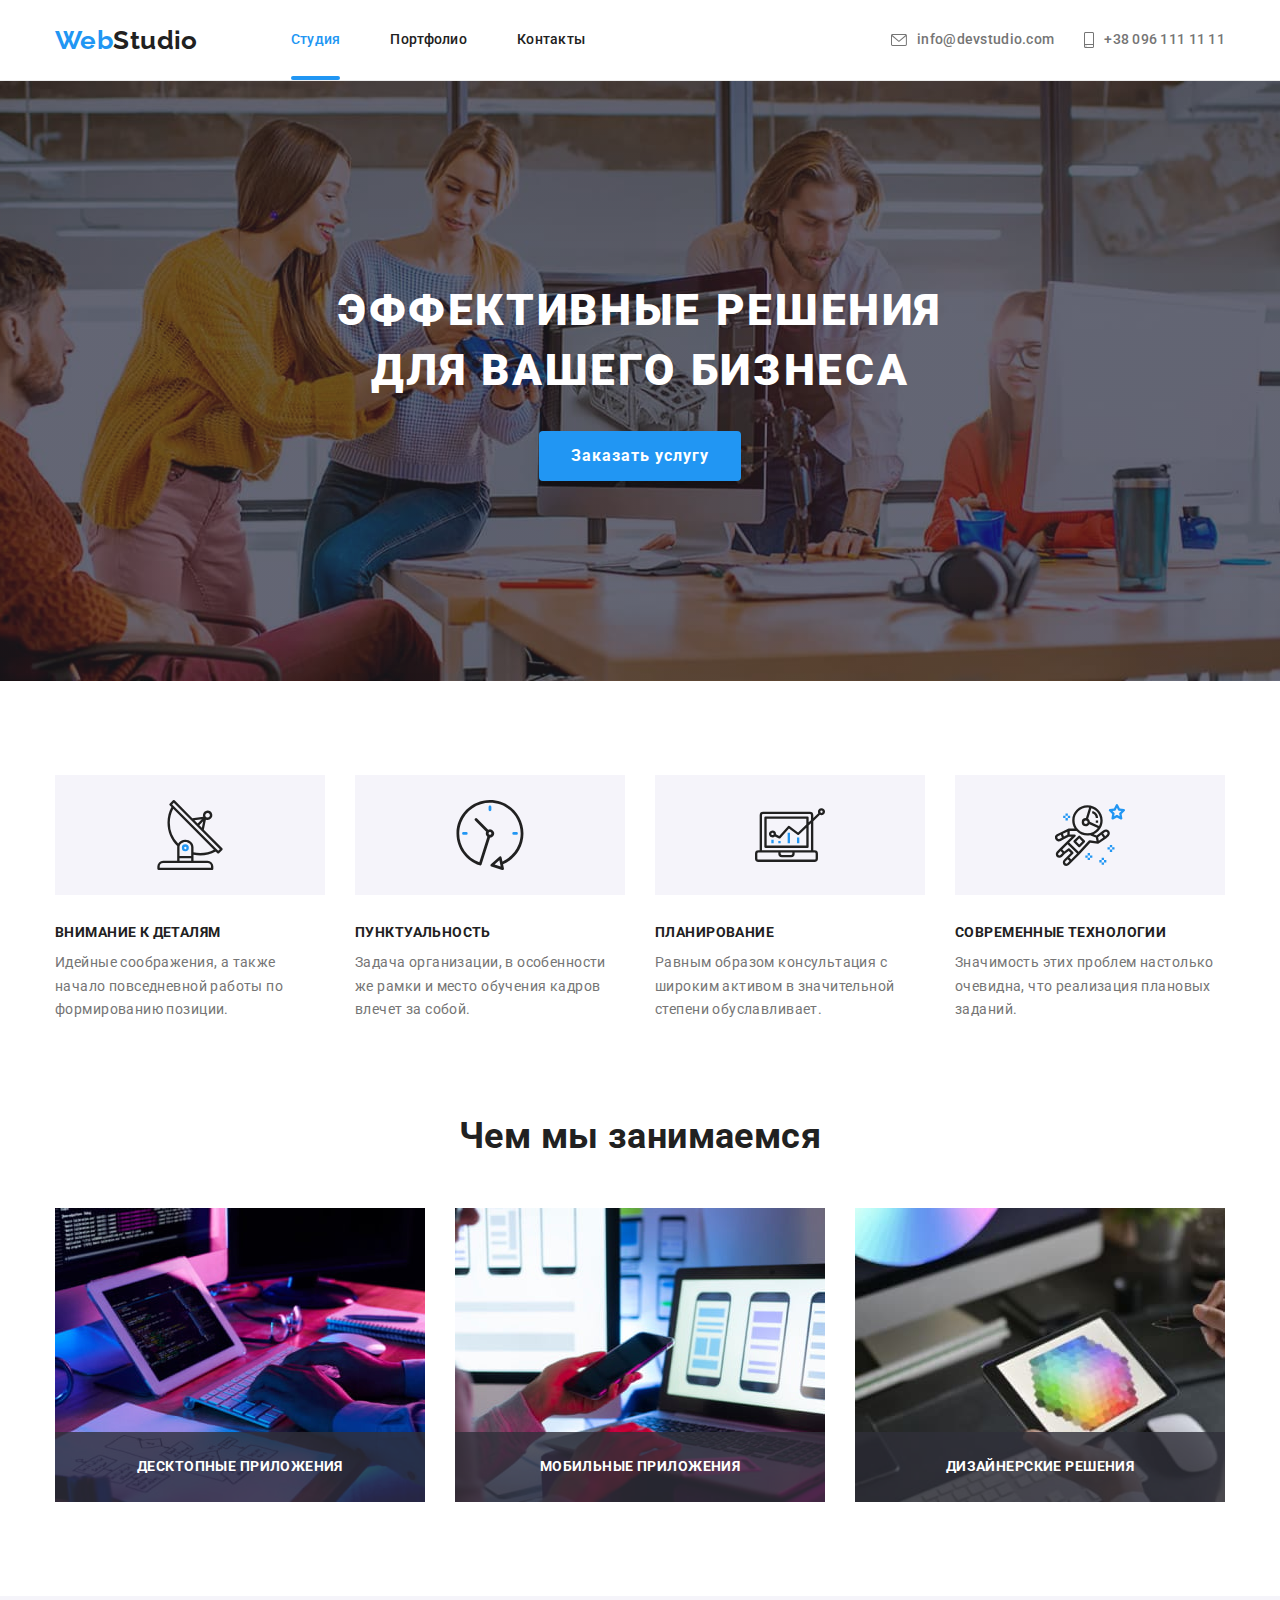
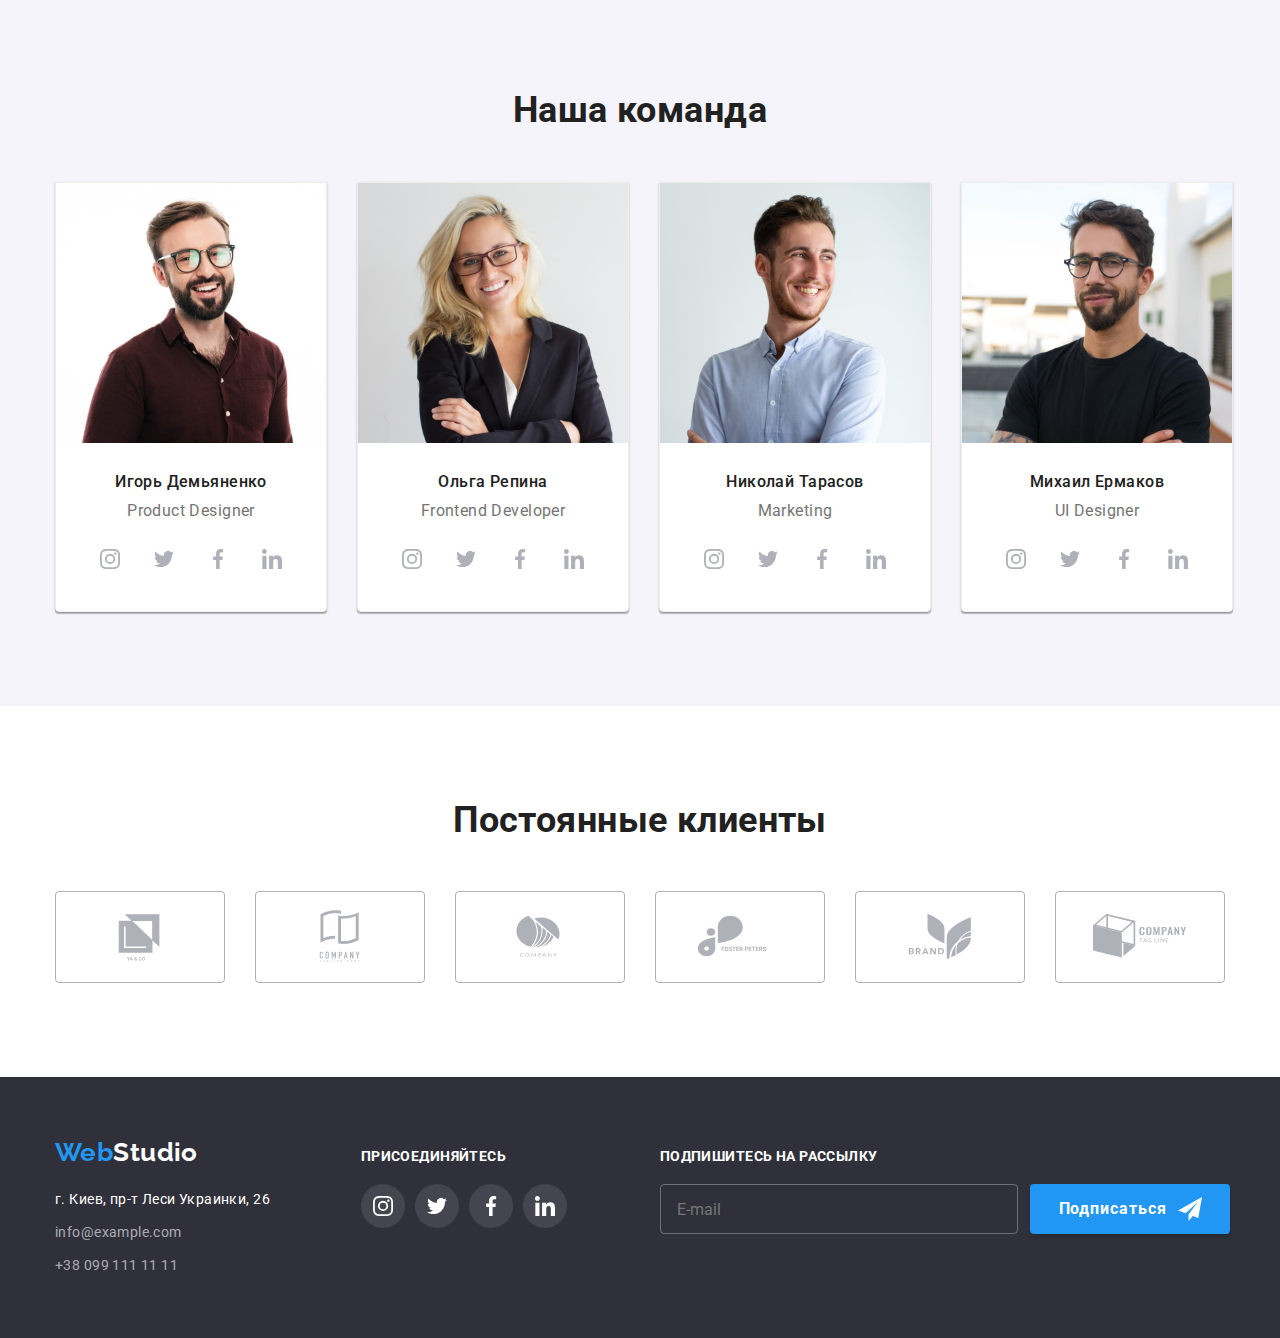
<file: index.html>
<!DOCTYPE html>
<html lang="ru">
  <head>
    <meta charset="UTF-8" />
    <meta http-equiv="X-UA-Compatible" content="IE=edge" />
    <meta name="viewport" content="width=device-width, initial-scale=1.0" />
    <title>Студия</title>
    <link rel="preconnect" href="https://fonts.googleapis.com" />
    <link rel="preconnect" href="https://fonts.gstatic.com" crossorigin />
    <link
      href="https://fonts.googleapis.com/css2?family=Raleway:wght@700&family=Roboto:wght@400;500;700;900&display=swap"
      rel="stylesheet"
    />
    <link
      rel="stylesheet"
      href="https://cdnjs.cloudflare.com/ajax/libs/modern-normalize/1.1.0/modern-normalize.min.css"
    />
    <link rel="stylesheet" href="./css/styles.css" />
  </head>
  <body class="page">
    <header class="header">
      <div class="container header-nav">
        <nav class="main-nav">
          <a class="logo list" href="./index.html"> <span class="logo-accent">Web</span>Studio </a>
          <ul class="site-nav list">
            <li class="item"><a class="link current list" href="./index.html">Студия</a></li>
            <li class="item"><a class="link list" href="./portfolio.html">Портфолио</a></li>
            <li class="item"><a class="link list" href="">Контакты</a></li>
          </ul>
        </nav>
        <ul class="contacts list">
          <li class="item">
            <a class="contacts-link list" href="mailto:info@devstudio.com">
              <svg class="mail-icon" width="16" height="12">
                <use href="./img/icons.svg#mail-icon" />
              </svg>
              info@devstudio.com</a
            >
          </li>
          <li class="item">
            <a class="contacts-link list" href="tel:+380961111111">
              <svg class="phone-icon" width="10" height="16">
                <use href="./img/icons.svg#phone-icon" />
              </svg>
              +38 096 111 11 11</a
            >
          </li>
        </ul>
      </div>
    </header>
    <main>
      <!--Hero-->
      <section class="hero">
        <div class="hero-content container">
          <h1 class="hero-title">Эффективные решения для вашего бизнеса</h1>
          <button class="button primary" type="button" data-modal-open>Заказать услугу</button>
        </div>
      </section>
      <!--Benefits-->
      <section class="section">
        <div class="container">
          <h2 class="section-title visually-hidden">Преимущества</h2>
          <ul class="benefits list">
            <li class="item">
              <div class="thumb">
                <svg class="antenna-icon" width="70" height="70">
                  <use href="./img/icons.svg#antenna-icon" />
                </svg>
              </div>
              <h3 class="title">Внимание к деталям</h3>
              <p class="descr">
                Идейные соображения, а также начало повседневной работы по формированию позиции.
              </p>
            </li>
            <li class="item">
              <div class="thumb">
                <svg class="clock-icon" width="70" height="70">
                  <use href="./img/icons.svg#clock-icon" />
                </svg>
              </div>
              <h3 class="title">Пунктуальность</h3>
              <p class="descr">
                Задача организации, в особенности же рамки и место обучения кадров влечет за собой.
              </p>
            </li>
            <li class="item">
              <div class="thumb">
                <svg class="diagram-icon" width="70" height="70">
                  <use href="./img/icons.svg#diagram-icon" />
                </svg>
              </div>
              <h3 class="title">Планирование</h3>
              <p class="descr">
                Равным образом консультация с широким активом в значительной степени обуславливает.
              </p>
            </li>
            <li class="item">
              <div class="thumb">
                <svg class="astronaut-icon" width="70" height="70">
                  <use href="./img/icons.svg#astronaut-icon" />
                </svg>
              </div>
              <h3 class="title">Современные технологии</h3>
              <p class="descr">
                Значимость этих проблем настолько очевидна, что реализация плановых заданий.
              </p>
            </li>
          </ul>
        </div>
      </section>
      <!--What are we doing-->
      <section class="section no-padding">
        <div class="container">
          <h2 class="section-title">Чем мы занимаемся</h2>
          <ul class="works list">
            <li class="item">
              <img src="./img/img(1).jpg" alt="Розробка веб додатків" width="370" />
              <p class="works-descr">Десктопные приложения</p>
            </li>
            <li class="item">
              <img src="./img/img(2).jpg" alt="Розробка мобільних додатків" width="370" />
              <p class="works-descr">Мобильные приложения</p>
            </li>
            <li class="item">
              <img src="./img/img(3).jpg" alt="Веб дизайн" width="370" />
              <p class="works-descr">Дизайнерские решения</p>
            </li>
          </ul>
        </div>
      </section>
      <!--Our team-->
      <section class="section team">
        <div class="container">
          <h2 class="section-title">Наша команда</h2>
          <ul class="team list">
            <li class="item">
              <img class="team-img" src="./img/img(4).jpg" alt="Член команды 1" width="270" />
              <div class="team-descr">
                <h3 class="title">Игорь Демьяненко</h3>
                <p class="descr" lang="en">Product Designer</p>
                <ul class="team-soc-link list">
                  <li class="team-soc-item">
                    <a href="" class="team-soc-icon list">
                      <svg class="icon" width="20" height="20">
                        <use href="./img/icons.svg#instagram-icon" />
                      </svg>
                    </a>
                  </li>
                  <li class="team-soc-item">
                    <a href="" class="team-soc-icon list">
                      <svg class="icon" width="20" height="20">
                        <use href="./img/icons.svg#twitter-icon" />
                      </svg>
                    </a>
                  </li>
                  <li class="team-soc-item">
                    <a href="" class="team-soc-icon list">
                      <svg class="icon" width="20" height="20">
                        <use href="./img/icons.svg#facebook-icon" />
                      </svg>
                    </a>
                  </li>
                  <li class="team-soc-item">
                    <a href="" class="team-soc-icon list">
                      <svg class="icon" width="20" height="20">
                        <use href="./img/icons.svg#linkedin-icon" />
                      </svg>
                    </a>
                  </li>
                </ul>
              </div>
            </li>
            <li class="item">
              <img class="team-img" src="./img/img(5).jpg" alt="Член команды 2" width="270" />
              <div class="team-descr">
                <h3 class="title">Ольга Репина</h3>
                <p class="descr" lang="en">Frontend Developer</p>
                <ul class="team-soc-link list">
                  <li class="team-soc-item">
                    <a href="" class="team-soc-icon list">
                      <svg class="icon" width="20" height="20">
                        <use href="./img/icons.svg#instagram-icon" />
                      </svg>
                    </a>
                  </li>
                  <li class="team-soc-item">
                    <a href="" class="team-soc-icon list">
                      <svg class="icon" width="20" height="20">
                        <use href="./img/icons.svg#twitter-icon" />
                      </svg>
                    </a>
                  </li>
                  <li class="team-soc-item">
                    <a href="" class="team-soc-icon list">
                      <svg class="icon" width="20" height="20">
                        <use href="./img/icons.svg#facebook-icon" />
                      </svg>
                    </a>
                  </li>
                  <li class="team-soc-item">
                    <a href="" class="team-soc-icon list">
                      <svg class="icon" width="20" height="20">
                        <use href="./img/icons.svg#linkedin-icon" />
                      </svg>
                    </a>
                  </li>
                </ul>
              </div>
            </li>
            <li class="item">
              <img class="team-img" src="./img/img(6).jpg" alt="Член команди 3" width="270" />
              <div class="team-descr">
                <h3 class="title">Николай Тарасов</h3>
                <p class="descr" lang="en">Marketing</p>
                <ul class="team-soc-link list">
                  <li class="team-soc-item">
                    <a href="" class="team-soc-icon list">
                      <svg class="icon" width="20" height="20">
                        <use href="./img/icons.svg#instagram-icon" />
                      </svg>
                    </a>
                  </li>
                  <li class="team-soc-item">
                    <a href="" class="team-soc-icon list">
                      <svg class="icon" width="20" height="20">
                        <use href="./img/icons.svg#twitter-icon" />
                      </svg>
                    </a>
                  </li>
                  <li class="team-soc-item">
                    <a href="" class="team-soc-icon list">
                      <svg class="icon" width="20" height="20">
                        <use href="./img/icons.svg#facebook-icon" />
                      </svg>
                    </a>
                  </li>
                  <li class="team-soc-item">
                    <a href="" class="team-soc-icon list">
                      <svg class="icon" width="20" height="20">
                        <use href="./img/icons.svg#linkedin-icon" />
                      </svg>
                    </a>
                  </li>
                </ul>
              </div>
            </li>
            <li class="item">
              <img class="team-img" src="./img/img(7).jpg" alt="Член команди 4" width="270" />
              <div class="team-descr">
                <h3 class="title">Михаил Ермаков</h3>
                <p class="descr" lang="en">UI Designer</p>
                <ul class="team-soc-link list">
                  <li class="team-soc-item">
                    <a href="" class="team-soc-icon list">
                      <svg class="icon" width="20" height="20">
                        <use href="./img/icons.svg#instagram-icon" />
                      </svg>
                    </a>
                  </li>
                  <li class="team-soc-item">
                    <a href="" class="team-soc-icon list">
                      <svg class="icon" width="20" height="20">
                        <use href="./img/icons.svg#twitter-icon" />
                      </svg>
                    </a>
                  </li>
                  <li class="team-soc-item">
                    <a href="" class="team-soc-icon list">
                      <svg class="icon" width="20" height="20">
                        <use href="./img/icons.svg#facebook-icon" />
                      </svg>
                    </a>
                  </li>
                  <li class="team-soc-item">
                    <a href="" class="team-soc-icon list">
                      <svg class="icon" width="20" height="20">
                        <use href="./img/icons.svg#linkedin-icon" />
                      </svg>
                    </a>
                  </li>
                </ul>
              </div>
            </li>
          </ul>
        </div>
      </section>
      <!-- Clients -->
      <section class="section clients">
        <div class="container">
          <h2 class="section-title">Постоянные клиенты</h2>
          <ul class="clients-list list">
            <li class="clients-logo">
              <a href="" class="clients-logo-icon list">
                <svg class="logo-icon" width="106" height="60">
                  <use href="./img/icons.svg#logo1-icon"></use>
                </svg>
              </a>
            </li>
            <li class="clients-logo">
              <a href="" class="clients-logo-icon list">
                <svg class="logo-icon" width="106" height="60">
                  <use href="./img/icons.svg#logo2-icon"></use>
                </svg>
              </a>
            </li>
            <li class="clients-logo">
              <a href="" class="clients-logo-icon list">
                <svg class="logo-icon" width="106" height="60">
                  <use href="./img/icons.svg#logo3-icon"></use>
                </svg>
              </a>
            </li>
            <li class="clients-logo">
              <a href="" class="clients-logo-icon list">
                <svg class="logo-icon" width="106" height="60">
                  <use href="./img/icons.svg#logo4-icon"></use>
                </svg>
              </a>
            </li>
            <li class="clients-logo">
              <a href="" class="clients-logo-icon list">
                <svg class="logo-icon" width="106" height="60">
                  <use href="./img/icons.svg#logo5-icon"></use>
                </svg>
              </a>
            </li>
            <li class="clients-logo">
              <a href="" class="clients-logo-icon list">
                <svg class="logo-icon" width="106" height="60">
                  <use href="./img/icons.svg#logo6-icon"></use>
                </svg>
              </a>
            </li>
          </ul>
        </div>
      </section>
    </main>
    <footer class="footer">
      <div class="container footer-content">
        <div class="footer-adress">
          <a class="logo list" href="./index.html"> <span class="logo-accent">Web</span>Studio </a>
          <address>
            <ul class="footer-contacts list">
              <li class="item">
                <a
                  class="adress link list"
                  href="https://goo.gl/maps/jDWuq8aFFan7bfQi6"
                  target="_blank"
                  rel="noopener noreferrer"
                >
                  г. Киев, пр-т Леси Украинки, 26
                </a>
              </li>
              <li class="item">
                <a class="contacts-link list" href="mailto:info@example.com">info@example.com</a>
              </li>
              <li class="item">
                <a class="contacts-link list" href="tel:+380991111111">+38 099 111 11 11</a>
              </li>
            </ul>
          </address>
        </div>
        <div class="footer-wrapper">
          <p class="text">присоединяйтесь</p>
          <ul class="footer-soc-link list">
            <li class="footer-soc-item">
              <a href="" class="footer-soc-icon list">
                <svg class="icon" width="20" height="20">
                  <use href="./img/icons.svg#instagram-icon" />
                </svg>
              </a>
            </li>
            <li class="footer-soc-item">
              <a href="" class="footer-soc-icon list">
                <svg class="icon" width="20" height="20">
                  <use href="./img/icons.svg#twitter-icon" />
                </svg>
              </a>
            </li>
            <li class="footer-soc-item">
              <a href="" class="footer-soc-icon list">
                <svg class="icon" width="20" height="20">
                  <use href="./img/icons.svg#facebook-icon" />
                </svg>
              </a>
            </li>
            <li class="footer-soc-item">
              <a href="" class="footer-soc-icon list">
                <svg class="icon" width="20" height="20">
                  <use href="./img/icons.svg#linkedin-icon" />
                </svg>
              </a>
            </li>
          </ul>
        </div>
        <div class="footer-subscribe">
          <p class="text">Подпишитесь на рассылку</p>
          <form class="footer-form">
            <input type="email" name="email" placeholder="E-mail" class="footer-input" />
            <div class="btn-wrapper">
              <button type="submit" class="button footer-submit">Подписаться</button>
              <svg class="icon" width="24" height="24">
                <use href="./img/icons.svg#icon-send" />
              </svg>
            </div>
          </form>
        </div>
      </div>
    </footer>
    <div class="backdrop is-hidden" data-modal>
      <div class="modal">
        <button type="button" class="modal-close-btn" data-modal-close>
          <svg class="icon" width="11" height="11">
            <use href="./img/icons.svg#icon-close"></use>
          </svg>
        </button>
        <p class="modal-title">Оставьте свои данные, мы вам перезвоним</p>
        <form>
          <div class="form-field">
            <label for="name">Имя </label>
            <div class="input-wrap">
              <input type="text" name="name" id="name" class="modal-input" />
              <svg class="modal-icon" width="18" height="18">
                <use href="./img/icons.svg#icon-person-black"></use>
              </svg>
            </div>
          </div>
          <div class="form-field">
            <label for="tel">Телефон</label>
            <div class="input-wrap">
              <input type="tel" name="tel" id="tel" class="modal-input" />
              <svg class="modal-icon" width="18" height="18">
                <use href="./img/icons.svg#icon-phone-black"></use>
              </svg>
            </div>
          </div>
          <div class="form-field">
            <label for="email">Почта</label>
            <div class="input-wrap">
              <input type="email" name="email" id="email" class="modal-input" />
              <svg class="modal-icon" width="18" height="18">
                <use href="./img/icons.svg#icon-email-black"></use>
              </svg>
            </div>
          </div>
          <div class="form-field comment">
            <label for="comment">Комментарий</label>
            <textarea name="comment" placeholder="Введите текст" id="comment"></textarea>
          </div>
          <div class="form-field check">
            <input
              type="checkbox"
              name="policy"
              value="true"
              id="policy"
              class="modal-check visually-hidden"
            />
            <label for="policy" class="check-text">
              <span>
                <svg class="check-icon" width="16" height="15">
                  <use href="./img/icons.svg#icon-check"></use></svg
              ></span>
              Соглашаюсь с рассылкой и принимаю
              <a href="/" class="check-link">Условия договора</a></label
            >
          </div>
          <button type="submit" class="button modal-submit">Отправить</button>
        </form>
      </div>
    </div>
    <script src="./js/modal.js"></script>
  </body>
</html>
</file>
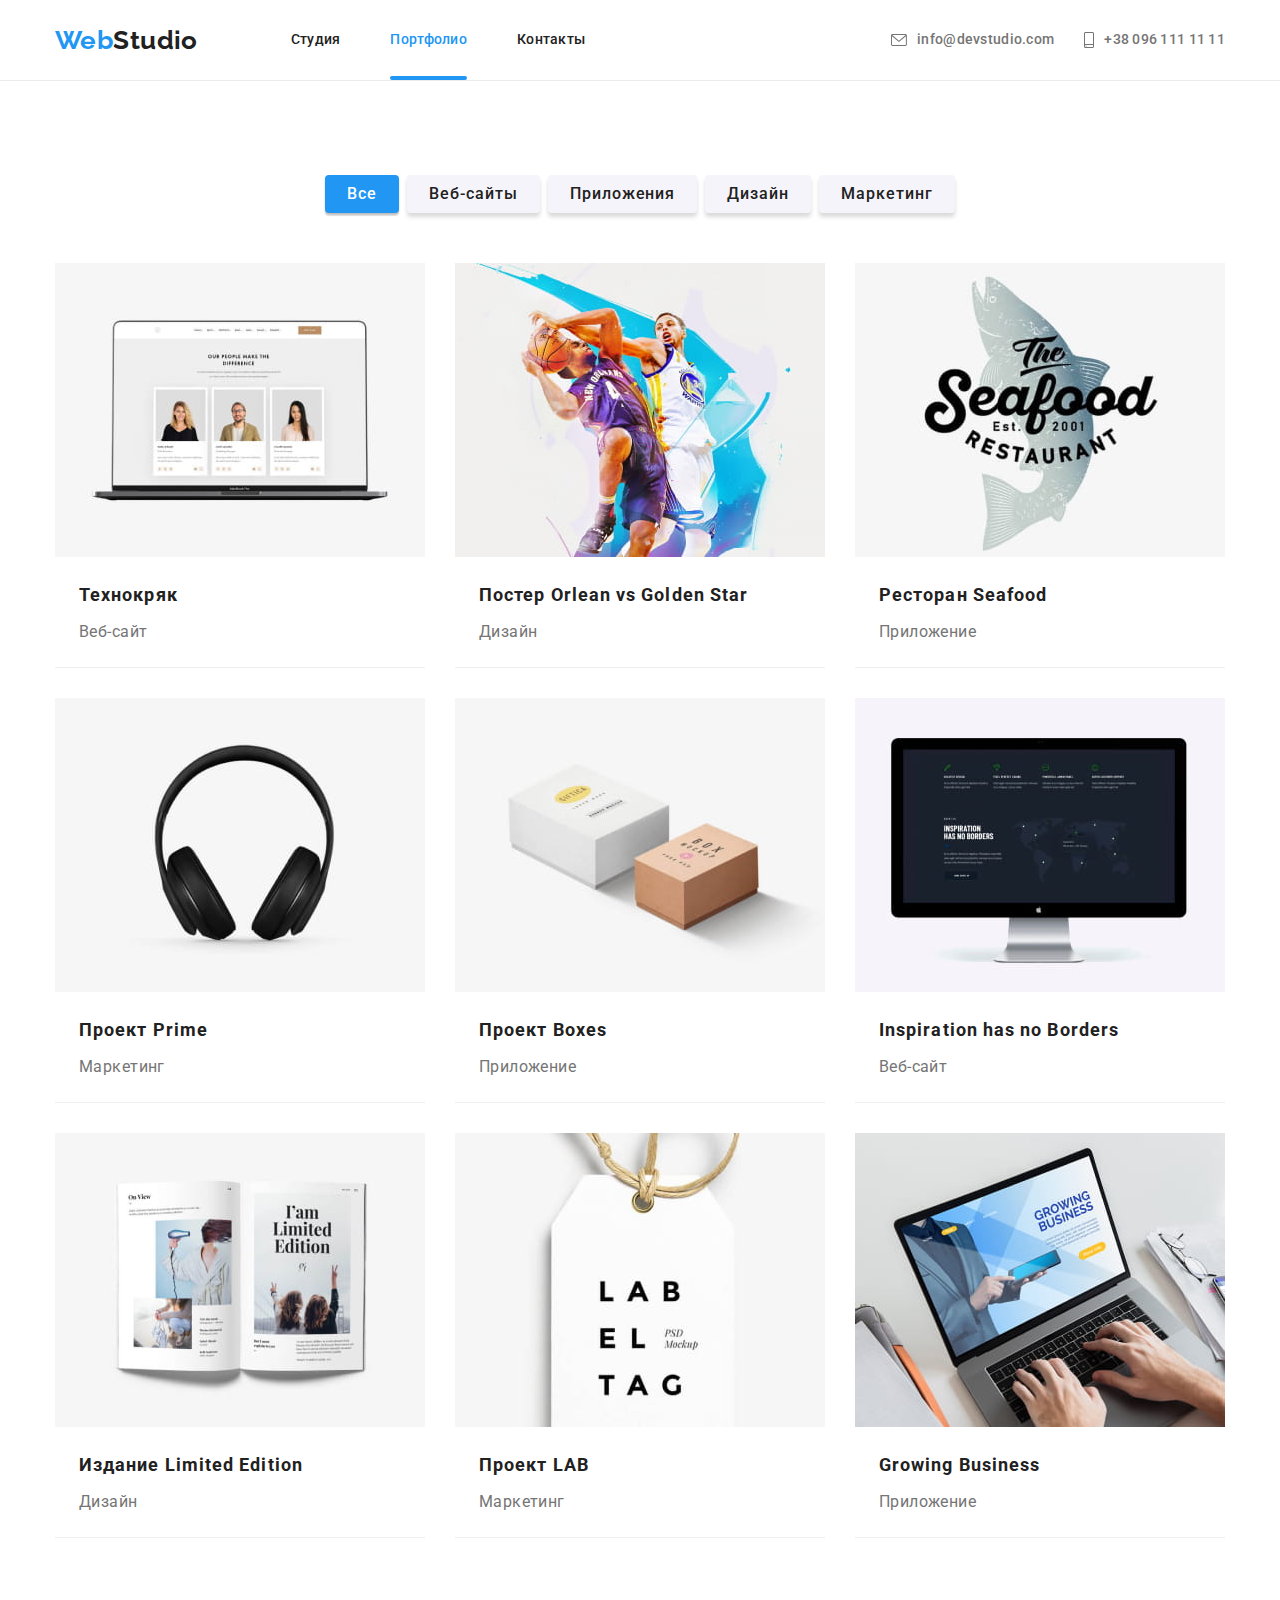
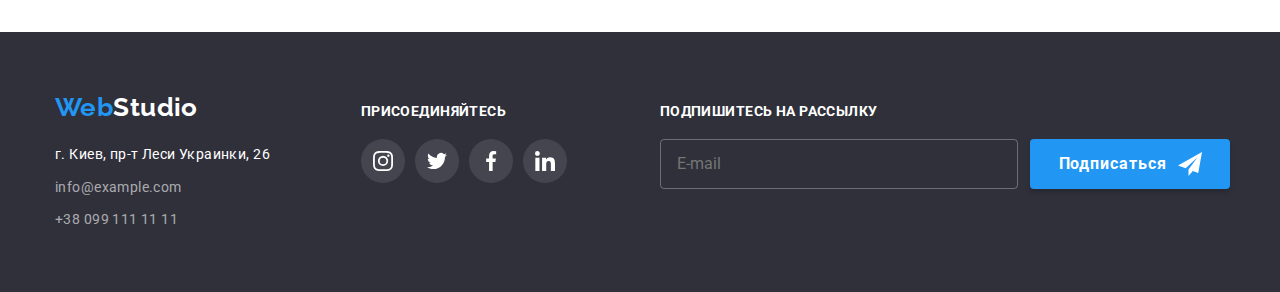
<file: portfolio.html>
<!DOCTYPE html>
<html lang="ru">
  <head>
    <meta charset="UTF-8" />
    <meta http-equiv="X-UA-Compatible" content="IE=edge" />
    <meta name="viewport" content="width=device-width, initial-scale=1.0" />
    <title>Студия</title>
    <link rel="preconnect" href="https://fonts.googleapis.com" />
    <link rel="preconnect" href="https://fonts.gstatic.com" crossorigin />
    <link
      href="https://fonts.googleapis.com/css2?family=Raleway:wght@700&family=Roboto:wght@400;500;700;900&display=swap"
      rel="stylesheet"
    />
    <link
      rel="stylesheet"
      href="https://cdnjs.cloudflare.com/ajax/libs/modern-normalize/1.1.0/modern-normalize.min.css"
    />
    <link rel="stylesheet" href="./css/styles.css" />
  </head>
  <body class="page">
    <header class="header">
      <div class="container header-nav">
        <nav class="main-nav">
          <a class="logo list" href="./index.html"> <span class="logo-accent">Web</span>Studio </a>
          <ul class="site-nav list">
            <li class="item"><a class="link list" href="./index.html">Студия</a></li>
            <li class="item"><a class="link current list" href="./portfolio.html">Портфолио</a></li>
            <li class="item"><a class="link list" href="">Контакты</a></li>
          </ul>
        </nav>
        <ul class="contacts list">
          <li class="item">
            <a class="contacts-link list" href="mailto:info@devstudio.com">
              <svg class="mail-icon" width="16" height="12">
                <use href="./img/icons.svg#mail-icon" />
              </svg>
              info@devstudio.com</a
            >
          </li>
          <li class="item">
            <a class="contacts-link list" href="tel:+380961111111">
              <svg class="phone-icon" width="10" height="16">
                <use href="./img/icons.svg#phone-icon" />
              </svg>
              +38 096 111 11 11</a
            >
          </li>
        </ul>
      </div>
    </header>
    <main>
      <!--Навігація портфоліо-->
      <section class="section filters">
        <div class="container">
          <h1 class="visually-hidden">Портфолио веб студии</h1>
          <ul class="portfolio-nav list">
            <li class="btn">
              <button type="button" class="button secondary current">Все</button>
            </li>
            <li class="btn">
              <button type="button" class="button secondary">Веб-сайты</button>
            </li>
            <li class="btn">
              <button type="button" class="button secondary">Приложения</button>
            </li>
            <li class="btn">
              <button type="button" class="button secondary">Дизайн</button>
            </li>
            <li class="btn">
              <button type="button" class="button secondary">Маркетинг</button>
            </li>
          </ul>
          <!--Портфоліо-->
          <ul class="portfolio list">
            <li class="portfolio-item">
              <a href="" class="portfolio-link list">
                <div class="portfolio-thumb">
                  <img
                    class="portfolio-img"
                    src="./img/img-web-tekhnokryak.jpg"
                    alt="Веб-дизайн сайта Технокряк"
                    width="370"
                  />
                  <p class="portfolio-text">
                    Ресурс предлагает комплексные предложения с разным уровнем функционала и
                    сервисов. Все это позволит посетителю получить исчерпывающие сведения о компании
                    или частном лице.
                  </p>
                </div>
                <div class="portfolio-descr">
                  <h2 class="section-title">Технокряк</h2>
                  <p class="descr">Веб-сайт</p>
                </div>
              </a>
            </li>
            <li class="portfolio-item">
              <a href="" class="portfolio-link list">
                <div class="portfolio-thumb">
                  <img
                    class="portfolio-img"
                    src="./img/img-poster.jpg"
                    alt="Постер с двумя баскетбольными игроками"
                    width="370"
                  />
                  <p class="portfolio-text">
                    Lorem ipsum dolor, sit amet consectetur adipisicing elit. Velit suscipit
                    sapiente neque voluptatum aspernatur deserunt expedita, nostrum officia
                    molestiae quisquam.
                  </p>
                </div>
                <div class="portfolio-descr">
                  <h2 class="section-title">Постер <span lang="en">Orlean vs Golden Star</span></h2>
                  <p class="descr">Дизайн</p>
                </div>
              </a>
            </li>
            <li class="portfolio-item">
              <a href="" class="portfolio-link list">
                <div class="portfolio-thumb">
                  <img
                    class="portfolio-img"
                    src="./img/img-app-seafood.jpg"
                    alt="Логотип ресторана"
                    width="370"
                  />
                  <p class="portfolio-text">
                    Lorem ipsum dolor, sit amet consectetur adipisicing elit. Velit suscipit
                    sapiente neque voluptatum aspernatur deserunt expedita, nostrum officia
                    molestiae quisquam.
                  </p>
                </div>
                <div class="portfolio-descr">
                  <h2 class="section-title">Ресторан <span lang="en">Seafood</span></h2>
                  <p class="descr">Приложение</p>
                </div>
              </a>
            </li>
            <li class="portfolio-item">
              <a href="" class="portfolio-link list">
                <div class="portfolio-thumb">
                  <img
                    class="portfolio-img"
                    src="./img/img-project-prime.jpg"
                    alt="Наушники"
                    width="370"
                  />
                  <p class="portfolio-text">
                    Lorem ipsum dolor, sit amet consectetur adipisicing elit. Velit suscipit
                    sapiente neque voluptatum aspernatur deserunt expedita, nostrum officia
                    molestiae quisquam.
                  </p>
                </div>
                <div class="portfolio-descr">
                  <h2 class="section-title">Проект <span lang="en">Prime</span></h2>
                  <p class="descr">Маркетинг</p>
                </div>
              </a>
            </li>
            <li class="portfolio-item">
              <a href="" class="portfolio-link list">
                <div class="portfolio-thumb">
                  <img
                    class="portfolio-img"
                    src="./img/img-app-boxes.jpg"
                    alt="Две коробки - белая и крафт"
                    width="370"
                  />
                  <p class="portfolio-text">
                    Lorem ipsum dolor, sit amet consectetur adipisicing elit. Velit suscipit
                    sapiente neque voluptatum aspernatur deserunt expedita, nostrum officia
                    molestiae quisquam.
                  </p>
                </div>
                <div class="portfolio-descr">
                  <h2 class="section-title">Проект <span lang="en">Boxes</span></h2>
                  <p class="descr">Приложение</p>
                </div>
              </a>
            </li>
            <li class="portfolio-item">
              <a href="" class="portfolio-link list">
                <div class="portfolio-thumb">
                  <img
                    class="portfolio-img"
                    src="./img/img-web-inspiration.jpg"
                    alt="Веб-дизайн сайта"
                    width="370"
                  />
                  <p class="portfolio-text">
                    Lorem ipsum dolor, sit amet consectetur adipisicing elit. Velit suscipit
                    sapiente neque voluptatum aspernatur deserunt expedita, nostrum officia
                    molestiae quisquam.
                  </p>
                </div>
                <div class="portfolio-descr">
                  <h2 lang="en" class="section-title">Inspiration has no Borders</h2>
                  <p class="descr">Веб-сайт</p>
                </div>
              </a>
            </li>
            <li class="portfolio-item">
              <a href="" class="portfolio-link list">
                <div class="portfolio-thumb">
                  <img
                    class="portfolio-img"
                    src="./img/img-limited-edition.jpg"
                    alt="Илюстрация журнала"
                    width="370"
                  />
                  <p class="portfolio-text">
                    Lorem ipsum dolor, sit amet consectetur adipisicing elit. Velit suscipit
                    sapiente neque voluptatum aspernatur deserunt expedita, nostrum officia
                    molestiae quisquam.
                  </p>
                </div>
                <div class="portfolio-descr">
                  <h2 class="section-title">Издание <span lang="en">Limited Edition</span></h2>
                  <p class="descr">Дизайн</p>
                </div>
              </a>
            </li>
            <li class="portfolio-item">
              <a href="" class="portfolio-link list">
                <div class="portfolio-thumb">
                  <img
                    class="portfolio-img"
                    src="./img/img-project-lab.jpg"
                    alt="Дизайн бирки"
                    width="370"
                  />
                  <p class="portfolio-text">
                    Lorem ipsum dolor, sit amet consectetur adipisicing elit. Velit suscipit
                    sapiente neque voluptatum aspernatur deserunt expedita, nostrum officia
                    molestiae quisquam.
                  </p>
                </div>
                <div class="portfolio-descr">
                  <h2 class="section-title">Проект <span lang="en">LAB</span></h2>
                  <p class="descr">Маркетинг</p>
                </div>
              </a>
            </li>
            <li class="portfolio-item">
              <a href="" class="portfolio-link list">
                <div class="portfolio-thumb">
                  <img
                    class="portfolio-img"
                    src="./img/img-app-growing.jpg"
                    alt="Дизайн страницы приложения"
                    width="370"
                  />
                  <p class="portfolio-text">
                    Lorem ipsum dolor, sit amet consectetur adipisicing elit. Velit suscipit
                    sapiente neque voluptatum aspernatur deserunt expedita, nostrum officia
                    molestiae quisquam.
                  </p>
                </div>
                <div class="portfolio-descr">
                  <h2 lang="en" class="section-title">Growing Business</h2>
                  <p class="descr">Приложение</p>
                </div>
              </a>
            </li>
          </ul>
        </div>
      </section>
    </main>
    <footer class="footer">
      <div class="container footer-content">
        <div class="footer-adress">
          <a class="logo list" href="./index.html"> <span class="logo-accent">Web</span>Studio </a>
          <address>
            <ul class="footer-contacts list">
              <li class="item">
                <a
                  class="adress link list"
                  href="https://goo.gl/maps/jDWuq8aFFan7bfQi6"
                  target="_blank"
                  rel="noopener noreferrer"
                >
                  г. Киев, пр-т Леси Украинки, 26
                </a>
              </li>
              <li class="item">
                <a class="contacts-link list" href="mailto:info@example.com">info@example.com</a>
              </li>
              <li class="item">
                <a class="contacts-link list" href="tel:+380991111111">+38 099 111 11 11</a>
              </li>
            </ul>
          </address>
        </div>
        <div class="footer-wrapper">
          <p class="text">присоединяйтесь</p>
          <ul class="footer-soc-link list">
            <li class="footer-soc-item">
              <a href="" class="footer-soc-icon list">
                <svg class="icon" width="20" height="20">
                  <use href="./img/icons.svg#instagram-icon" />
                </svg>
              </a>
            </li>
            <li class="footer-soc-item">
              <a href="" class="footer-soc-icon list">
                <svg class="icon" width="20" height="20">
                  <use href="./img/icons.svg#twitter-icon" />
                </svg>
              </a>
            </li>
            <li class="footer-soc-item">
              <a href="" class="footer-soc-icon list">
                <svg class="icon" width="20" height="20">
                  <use href="./img/icons.svg#facebook-icon" />
                </svg>
              </a>
            </li>
            <li class="footer-soc-item">
              <a href="" class="footer-soc-icon list">
                <svg class="icon" width="20" height="20">
                  <use href="./img/icons.svg#linkedin-icon" />
                </svg>
              </a>
            </li>
          </ul>
        </div>
        <div class="footer-subscribe">
          <p class="text">Подпишитесь на рассылку</p>
          <form class="footer-form">
            <input type="email" name="email" placeholder="E-mail" class="footer-input" />
            <div class="btn-wrapper">
              <button type="submit" class="button footer-submit">Подписаться</button>
              <svg class="icon" width="24" height="24">
                <use href="./img/icons.svg#icon-send" />
              </svg>
            </div>
          </form>
        </div>
      </div>
    </footer>
  </body>
</html>
</file>
<file: css/styles.css>
:root {
  --primary-text-colour: #212121;
  --secondary-text-color: #757575;
  --third-text-color: rgba(255, 255, 255, 0.6);
  --accent-text-color: #2196f3;
  --primary-white-color: #ffffff;
  --main-background-color: #e5e5e5;
  --secondary-background-color: #f5f4fa;
  --accent-background-color: #2f303a;
  --tipycal-margin: 30px;
  --cubic: cubic-bezier(0.4, 0, 0.2, 1);
  --timing-function: 250ms;
}

/*Styles for index.html*/

.visually-hidden {
  position: absolute;
  white-space: nowrap;
  width: 1px;
  height: 1px;
  overflow: hidden;
  border: 0;
  padding: 0;
  clip: rect(0 0 0 0);
  clip-path: inset(50%);
  margin: -1px;
}

.list {
  list-style: none;
  text-decoration: none;

  padding: 0;
  margin: 0;
}

h1,
h2,
h3 {
  margin-top: 0;
}

p {
  margin-top: 0;
  margin-bottom: 0;
}

img {
  display: block;
  width: 100%;
  height: auto;
}

.page {
  color: var(--primary-text-colour);
  background-color: var(--primary-white-color);
  font-family: -apple-system, Roboto, sans-serif;
  letter-spacing: 0.03em;
  font-size: 14px;
  line-height: 1.71;
}

/*Site nav*/

.main-nav {
  display: flex;
  align-items: center;
}

.header-nav {
  display: flex;
  align-items: center;
}

.logo {
  margin-right: 93px;

  color: var(--primary-text-colour);
  font-family: Raleway, sans-serif;
  font-weight: 700;
  font-size: 26px;
  line-height: 1.19;
}

.logo-accent {
  color: var(--accent-text-color);
}

.header {
  background-color: var(--primary-white-color);
  border-bottom: 1px solid #ececec;
}

.site-nav .link {
  display: block;
  padding-top: 32px;
  padding-bottom: 32px;

  color: var(--primary-text-colour);
  font-weight: 500;
  font-size: 14px;
  line-height: 1.14;
  letter-spacing: 0.02em;

  transition: color var(--timing-function) var(--cubic);
}

.site-nav .link:hover,
.site-nav .link:focus {
  color: var(--accent-text-color);
}

.site-nav {
  display: flex;
}

.site-nav .item:not(:last-child) {
  margin-right: 50px;
}

.contacts {
  display: flex;
  margin-left: auto;
}

.contacts .item + .item {
  margin-left: 30px;
}

.contacts .contacts-link {
  padding-top: 32px;
  padding-bottom: 32px;
  display: flex;
  align-items: center;

  color: var(--secondary-text-color);
  font-weight: 500;
  font-size: 14px;
  line-height: 1.14;
  letter-spacing: 0.02em;

  transition: color var(--timing-function) var(--cubic);
}

.contacts .contacts-link:hover,
.contacts .contacts-link:focus {
  color: var(--accent-text-color);
}

.site-nav .link.current {
  position: relative;

  color: var(--accent-text-color);
}

.site-nav .link.current::after {
  content: '';
  position: absolute;
  width: 100%;
  height: 4px;
  background-color: var(--accent-text-color);
  border-radius: 2px;
  left: 0;
  bottom: 0;
}

.mail-icon,
.phone-icon {
  margin-right: 10px;
  fill: currentColor;
}

.mail-icon:hover,
.mail-icon:focus {
  fill: currentColor;
}

.phone-icon:hover,
.phone-icon:focus {
  fill: currentColor;
}

/*Hero*/

.hero {
  padding-top: 200px;
  padding-bottom: 200px;
  margin: 0 auto;

  text-align: center;
  background-color: rgba(47, 48, 58, 0.4);
  background-image: linear-gradient(rgba(47, 48, 58, 0.4), rgba(47, 48, 58, 0.4)),
    url('../img/background-hero.jpg');
  background-repeat: no-repeat;
  background-position: center;
  background-size: cover;
  max-width: 1600px;
}

.hero-title {
  max-width: 696px;
  margin-left: auto;
  margin-right: auto;
  margin-bottom: var(--tipycal-margin);

  color: var(--primary-white-color);
  font-weight: 900;
  font-size: 44px;
  line-height: 1.36;
  letter-spacing: 0.06em;
  text-transform: uppercase;
}

.button {
  height: 50px;
  min-width: 200px;
  border: none;
  border-radius: 4px;

  color: var(--primary-white-color);
  background-color: var(--accent-text-color);
  font-family: inherit;
  font-weight: 700;
  font-size: 16px;
  line-height: 1.88;
  letter-spacing: 0.06em;
  text-align: center;
  box-shadow: 0px 4px 4px rgba(0, 0, 0, 0.15);

  cursor: pointer;
}

.button.primary {
  padding: 10px 32px;
}

/*Section*/

.section {
  padding-top: 94px;
  padding-bottom: 94px;
}

.section.no-padding {
  padding-top: 0;
}

.section-title {
  margin-bottom: 50px;

  color: var(--primary-text-colour);
  font-size: 36px;
  line-height: 1.16;
  text-align: center;
}

/*Benefits*/

.benefits {
  display: flex;
}

.benefits .item {
  max-width: 270px;
}

.benefits .item:not(:last-child) {
  margin-right: var(--tipycal-margin);
}

.benefits .title {
  margin-bottom: 10px;

  color: var(--primary-text-colour);
  font-size: 14px;
  line-height: 1.14;
  text-transform: uppercase;
}

.benefits .descr {
  color: var(--secondary-text-color);
}

.thumb {
  display: flex;
  align-items: center;
  justify-content: center;
  margin-bottom: var(--tipycal-margin);
  background-color: var(--secondary-background-color);
  width: 270px;
  height: 120px;
}

.pictures .thumb:not(:last-child) {
  margin-right: var(--tipycal-margin);
}

/* What are we doing */

.works {
  display: flex;
}

.works .item {
  position: relative;
}

.works-descr {
  position: absolute;
  bottom: 0;
  right: 0;
  left: 0;

  display: flex;
  align-items: center;
  justify-content: center;

  height: 70px;

  text-transform: uppercase;
  line-height: 1.14;
  font-weight: 700;
  color: var(--primary-white-color);
  background: rgba(47, 48, 58, 0.8);
}

.works .item:not(:last-child) {
  margin-right: var(--tipycal-margin);
}

/*Team*/

.team {
  display: flex;
}

.team .item:not(:last-child) {
  margin-right: var(--tipycal-margin);
}

.team-descr {
  padding-top: 30px;
  padding-bottom: 30px;
}

.section.team {
  background-color: var(--secondary-background-color);
}

.team .item {
  background-color: var(--primary-white-color);
  border: 1px solid #eeeeee;
  border-radius: 0px 0px 4px 4px;
  box-shadow: 0px 1px 3px rgba(0, 0, 0, 0.12), 0px 1px 1px rgba(0, 0, 0, 0.14),
    0px 2px 1px rgba(0, 0, 0, 0.2);
}

.team .title {
  margin-bottom: 10px;

  color: var(--primary-text-colour);
  font-weight: 500;
  font-size: 16px;
  line-height: 1.18;
  text-align: center;
}

.team .descr {
  margin-bottom: 16px;

  color: var(--secondary-text-color);
  font-size: 16px;
  line-height: 1.18;
  text-align: center;
}

.team-soc-link {
  display: flex;
  align-items: center;
  justify-content: center;
  padding: 0 32px 0 32px;
  margin: 0;
}

.team-soc-icon {
  display: flex;
  align-items: center;
  justify-content: center;
  width: 44px;
  height: 44px;
  border-radius: 50%;
  fill: #afb1b8;

  transition: fill var(--timing-function) var(--cubic),
    background-color var(--timing-function) var(--cubic);
}

.team-soc-item:not(:last-child) {
  margin-right: 10px;
}

.soc-link .icon {
  transition: fill var(--timing-function) var(--cubic);
}

.soc-link .icon:hover,
.soc-link .icon:focus {
  fill: var(--primary-white-color);
}

.team-soc-icon:hover,
.team-soc-icon:focus {
  fill: var(--primary-white-color);
  background-color: var(--accent-text-color);
}

/* Clients */

.clients-list {
  display: flex;
  align-items: center;
  justify-content: center;
}

.clients-logo-icon {
  display: flex;
  align-items: center;
  justify-content: center;
  width: 170px;
  height: 92px;
  border: 1px solid #afb1b8;
  border-radius: 4px;
  fill: #afb1b8;

  transition: fill var(--timing-function) var(--cubic),
    border-color 250ms cubic-bezier(0.4, 0, 0.2, 1);
}

.clients-logo:not(:last-child) {
  margin-right: var(--tipycal-margin);
}

.clients-logo-icon:hover,
.clients-logo-icon:focus {
  fill: var(--accent-text-color);
  border-color: var(--accent-text-color);
}

/* Modal */

.backdrop {
  position: fixed;
  top: 0;
  left: 0;

  width: 100%;
  height: 100%;

  background: rgba(0, 0, 0, 0.2);

  opacity: 1;
  transition: opacity var(--timing-function) var(--cubic),
    visibility var(--timing-function) var(--cubic);
}

.backdrop.is-hidden {
  opacity: 0;
  pointer-events: none;
  visibility: hidden;
}

.backdrop.is-hidden .modal {
  transform: translate(-50%, -50%) scale(0.75);
}

.modal {
  position: absolute;
  top: 50%;
  left: 50%;
  height: 581px;
  width: 528px;
  padding: 40px;

  background-color: var(--primary-white-color);

  transform: translate(-50%, -50%) scale(1);
  transition: transform var(--timing-function) var(--cubic);
}

.modal-title {
  margin-bottom: 12px;

  color: var(--primary-text-colour);
  font-weight: 700;
  font-size: 20px;
  line-height: 1.15;
  text-align: center;
}

.modal-close-btn {
  position: absolute;
  top: 8px;
  right: 8px;
  display: flex;
  align-items: center;
  justify-content: center;
  padding: 0;
  width: 30px;
  height: 30px;
  cursor: pointer;
  border: 1px solid rgba(0, 0, 0, 0.1);
  background-color: transparent;
  border-radius: 50%;
  fill: #000000;

  transition: fill var(--timing-function) var(--cubic);
}

.modal-close-btn:hover,
.modal-close-btn:focus {
  fill: var(--accent-text-color);
}

.form-field:nth-child(-n + 3) {
  margin-bottom: 10px;

  transition: fill var(--timing-function) var(--cubic);
}

.form-field:focus-within,
.form-field:hover {
  fill: var(--accent-text-color);
}

.form-field label {
  color: var(--secondary-text-color);
}

.form-field label:not(:last-child) {
  display: block;
  margin-bottom: 4px;

  font-weight: 400;
  font-size: 12px;
  line-height: 1.16;
  letter-spacing: 0.01em;
}

.modal-input {
  width: 100%;
  height: 40px;

  margin: 0;
  padding: 12px 12px 12px 42px;

  border: 1px solid rgba(33, 33, 33, 0.2);
  border-radius: 4px;
  outline: none;

  transition: border-color var(--timing-function) var(--cubic),
    box-shadow var(--timing-function) var(--cubic);
}

.modal-input:focus-within,
.modal-input:hover,
textarea:focus-within,
textarea:hover {
  border-color: var(--accent-text-color);
  box-shadow: 0px 1px 3px rgba(0, 0, 0, 0.12), 0px 1px 1px rgba(0, 0, 0, 0.14),
    0px 2px 1px rgba(0, 0, 0, 0.2);
}

.input-wrap {
  position: relative;
}

.modal-icon {
  position: absolute;
  left: 12px;
  top: 50%;
  transform: translateY(-50%);
}

.form-field.comment {
  margin-bottom: 20px;
}

textarea {
  display: block;
  resize: none;
  width: 100%;
  height: 120px;

  padding: 12px 16px;

  border: 1px solid rgba(33, 33, 33, 0.2);
  border-radius: 4px;
  outline: none;

  transition: border-color var(--timing-function) var(--cubic),
    box-shadow var(--timing-function) var(--cubic);
}

textarea:placeholder-shown {
  color: rgba(117, 117, 117, 0.5);
}

.form-field.check {
  margin-bottom: 30px;
}

.check-text {
  display: flex;
  align-items: center;
  justify-content: center;
}

.check-link {
  margin-left: 4px;
  color: var(--accent-text-color);
}

.check-text span {
  display: flex;
  align-items: center;
  justify-content: center;

  margin-right: 7px;
  width: 16px;
  height: 15px;
  border: 2px solid var(--primary-text-colour);
  border-radius: 2px;
}

.check-icon {
  fill: transparent;
}
.modal-check:focus + .check-text span,
.modal-check:hover + .check-text span {
  border-color: var(--accent-text-color);
}
.modal-check:checked + .check-text span {
  background-color: var(--accent-text-color);
  border: none;
}
.modal-check:checked + .check-text .check-icon {
  fill: var(--primary-white-color);
}

.button.modal-submit {
  padding: 10px 55px;
  display: block;
  margin-left: auto;
  margin-right: auto;
}

/*Footer*/

.footer {
  padding-top: 60px;
  padding-bottom: 60px;

  background-color: var(--accent-background-color);
}

.footer .logo {
  display: block;
  margin-bottom: 20px;

  color: var(--primary-white-color);
}

.footer-contacts .item:not(:last-child) {
  margin-bottom: 9px;
}

.footer .adress {
  color: var(--primary-white-color);
  font-style: normal;
  font-weight: 400;
  font-size: 14px;
  line-height: 1.71;
}

.footer-contacts .contacts-link {
  color: var(--third-text-color);
  font-style: normal;
  font-weight: 400;
  font-size: 14px;
  line-height: 1.71;
}

.adress,
.footer .contacts-link {
  transition: color var(--timing-function) var(--cubic);
}

.adress:hover,
.adress:focus {
  color: var(--accent-text-color);
}

.footer .contacts-link:hover,
.footer .contacts-link:focus {
  color: var(--accent-text-color);
}

.footer-content {
  display: flex;
  align-items: baseline;
}

.footer-wrapper {
  margin-left: 70px;
}

.footer-wrapper .text,
.footer-subscribe .text {
  margin-bottom: 20px;
  color: var(--primary-white-color);
  font-weight: 700;
  font-size: 14px;
  line-height: 16px;
  text-transform: uppercase;
}

.footer-soc-link {
  display: flex;
  align-items: center;
  justify-content: center;
  padding: 0;
  margin: 0;
}

.footer-soc-icon {
  display: flex;
  align-items: center;
  justify-content: center;
  width: 44px;
  height: 44px;
  border-radius: 50%;
  fill: var(--primary-white-color);
  background-color: rgba(255, 255, 255, 0.1);

  transition: background-color var(--timing-function) var(--cubic);
}

.footer-soc-item:not(:last-child) {
  margin-right: 10px;
}

.footer-soc-icon:hover,
.footer-soc-icon:focus {
  background-color: var(--accent-text-color);
}

.footer-form {
  display: flex;
}

.footer-subscribe {
  width: 570px;
  margin-left: 93px;
}

.footer-input {
  width: 358px;
  height: 50px;
  padding: 15px 16px;
  margin-right: 12px;

  border: 1px solid rgba(255, 255, 255, 0.3);
  border-radius: 4px;
  background-color: transparent;
  font-family: inherit;
  color: var(--primary-white-color);
  font-size: 16px;
  line-height: 1.25;
}

.footer-input:placeholder-shown {
  color: rgba(255, 255, 255, 0.6);
  font-size: 16px;
  line-height: 1.25;
}

.button.footer-submit {
  padding: 10px 62px 10px 28px;
}

.btn-wrapper {
  display: block;
  position: relative;
}

.btn-wrapper .icon {
  position: absolute;
  top: 13px;
  right: 28px;
}

/*Styles for portfolio.html*/
.portfolio-nav {
  display: flex;
  align-items: center;
  justify-content: center;
  margin-bottom: 50px;
}

.portfolio-nav .btn:not(:last-child) {
  margin-right: 8px;
}

.button.secondary {
  color: var(--primary-text-colour);
  background-color: var(--secondary-background-color);

  font-family: inherit;
  font-weight: 500;
  font-size: 16px;
  line-height: 1.62;
  text-align: center;

  cursor: pointer;

  height: 38px;
  min-width: 73px;
  border: none;
  border-radius: 4px;
  padding: 6px 22px;

  transition: color var(--timing-function) var(--cubic),
    background-color 250ms cubic-bezier(0.4, 0, 0.2, 1),
    box-shadow 250ms cubic-bezier(0.4, 0, 0.2, 1);
}

.button.secondary:hover,
.button.secondary:focus {
  color: var(--primary-white-color);
  background-color: var(--accent-text-color);
  box-shadow: 0px 3px 1px rgba(0, 0, 0, 0.1), 0px 1px 2px rgba(0, 0, 0, 0.08),
    0px 2px 2px rgba(0, 0, 0, 0.12);
}

.button.secondary.current {
  color: var(--primary-white-color);
  background-color: var(--accent-text-color);
  box-shadow: 0px 3px 1px rgba(0, 0, 0, 0.1), 0px 1px 2px rgba(0, 0, 0, 0.08),
    0px 2px 2px rgba(0, 0, 0, 0.12);
}

/*Portfolio*/
.portfolio {
  display: flex;
  flex-wrap: wrap;
}

.portfolio-item {
  width: calc((100% - 60px) / 3);
  margin-right: var(--tipycal-margin);
  margin-bottom: var(--tipycal-margin);

  border-bottom: 1px solid #eeeeee;

  transition: opacity var(--timing-function) var(--cubic);
}

.portfolio-thumb {
  position: relative;
  overflow: hidden;
}

.portfolio-thumb::before {
  display: inline-block;
  position: absolute;
  opacity: 0;
  content: '';
  width: 100%;
  height: 100%;
  background-color: rgba(33, 150, 243, 0.9);

  transform: translateY(100%);
  transition: opacity var(--timing-function) var(--cubic),
    transform var(--timing-function) var(--cubic);
}

.portfolio-text {
  position: absolute;
  top: 0;
  left: 0;
  bottom: 0;
  right: 0;
  display: inline-block;
  opacity: 0;

  padding: 63px 24px;

  font-size: 18px;
  line-height: 1.5;
  color: var(--primary-white-color);

  transform: translateY(100%);
  transition: opacity var(--timing-function) var(--cubic),
    transform var(--timing-function) var(--cubic);
}

.portfolio-link:hover .portfolio-text,
.portfolio-link:focus .portfolio-text {
  opacity: 1;
  transform: translateY(0);
}

.portfolio-link:hover .portfolio-thumb::before,
.portfolio-link:focus .portfolio-thumb::before {
  opacity: 1;
  transform: translateY(0);
}

.portfolio-item:nth-child(3n) {
  margin-right: 0;
}

.portfolio-item:nth-last-child(-n + 3) {
  margin-bottom: 0;
}

.portfolio-link {
  display: block;

  transition: box-shadow var(--timing-function) var(--cubic);
}

.portfolio-link:hover,
.portfolio-link:focus {
  box-shadow: 0px 1px 1px rgba(0, 0, 0, 0.12), 0px 4px 4px rgba(0, 0, 0, 0.06),
    1px 4px 6px rgba(0, 0, 0, 0.16);
}

.portfolio .section-title {
  margin-bottom: 4px;
  margin-right: auto;
  margin-left: auto;

  width: 322px;
  font-size: 18px;
  line-height: 2;
  letter-spacing: 0.06em;
  text-align: left;
}

.portfolio-descr {
  padding-top: 20px;
  padding-bottom: 20px;
}

.portfolio .descr {
  margin-right: auto;
  margin-left: auto;

  color: var(--secondary-text-color);
  font-size: 16px;
  line-height: 1.87;
  width: 322px;
  text-align: left;
}

.container {
  margin-left: auto;
  margin-right: auto;
  width: 1200px;
  padding-left: 15px;
  padding-right: 15px;
}
</file>
